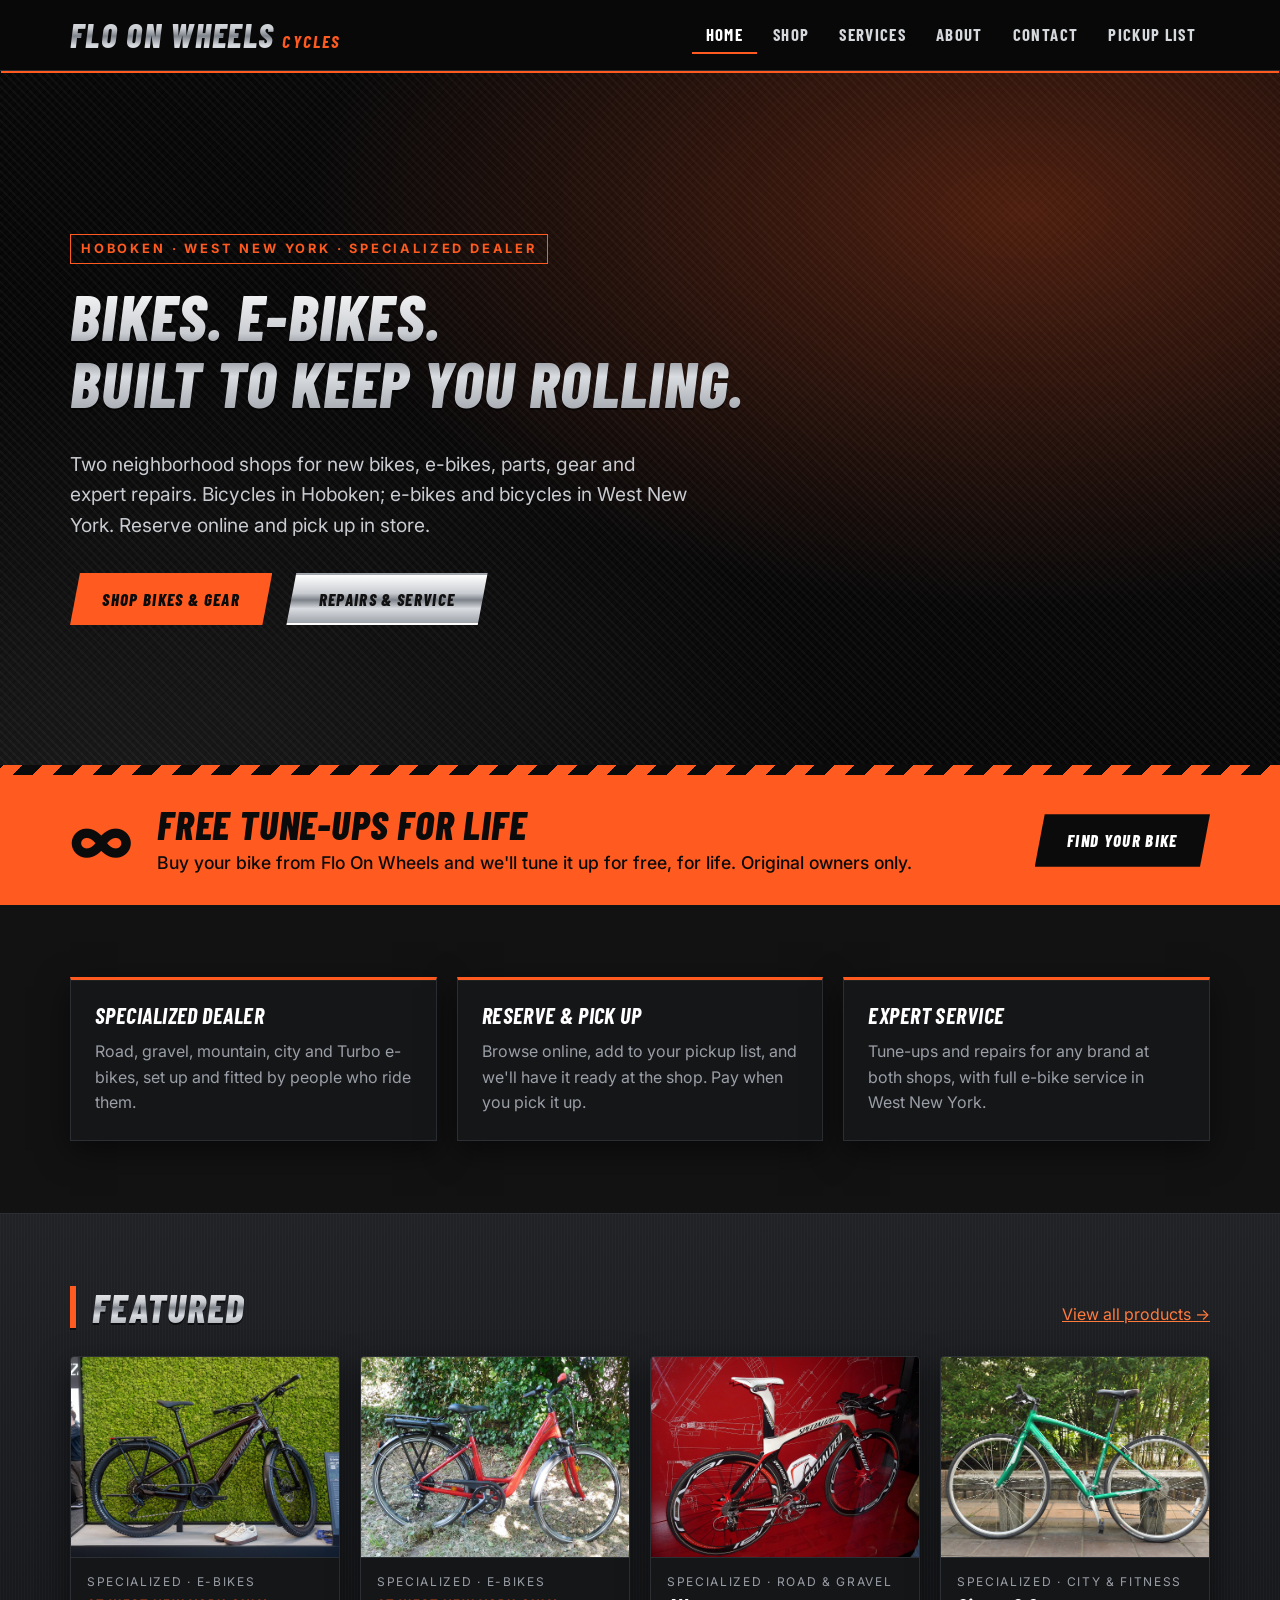
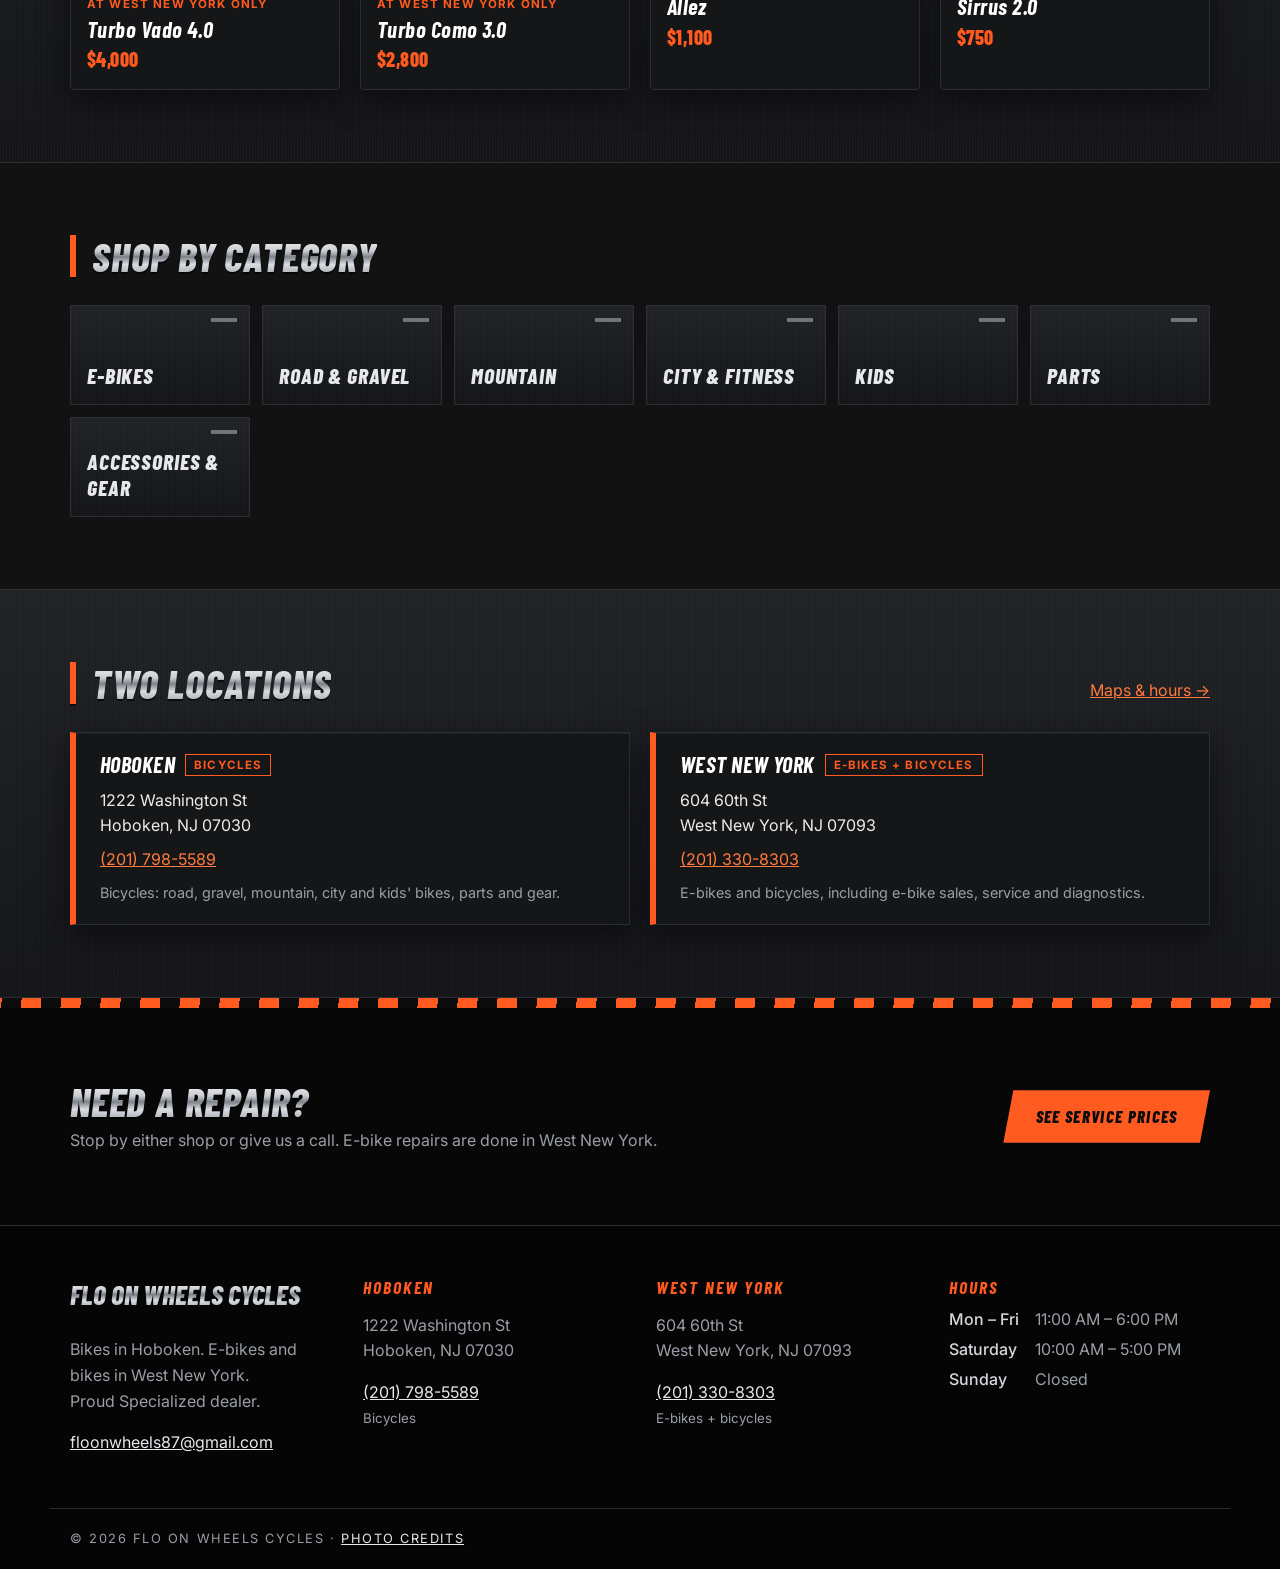
<file: index.html>
<!doctype html>
<html lang="en">
<head>
  <meta charset="utf-8">
  <meta name="viewport" content="width=device-width, initial-scale=1">
  <title>Flo On Wheels Cycles | Bikes, E-Bikes &amp; Repairs in Hoboken &amp; West New York, NJ</title>
  <meta name="description" content="Bike shop in Hoboken and bike &amp; e-bike shop in West New York, NJ. Specialized dealer. Shop bikes, parts and gear, reserve online for in-store pickup, and get expert repairs.">
  <link rel="preconnect" href="https://fonts.googleapis.com">
  <link rel="preconnect" href="https://fonts.gstatic.com" crossorigin>
  <link href="https://fonts.googleapis.com/css2?family=Barlow+Condensed:ital,wght@0,600;0,700;0,800;1,800&family=Inter:wght@400;500;600;700&display=swap" rel="stylesheet">
  <link rel="stylesheet" href="css/styles.css">
</head>
<body data-page="home">
  <header id="site-header"></header>

  <main>
    <section class="hero">
      <div class="container">
        <p class="eyebrow">Hoboken · West New York · Specialized Dealer</p>
        <h1>Bikes. E-Bikes.<br>Built to keep you rolling.</h1>
        <p>Two neighborhood shops for new bikes, e-bikes, parts, gear and expert repairs. Bicycles in Hoboken; e-bikes and bicycles in West New York.
           Reserve online and pick up in store.</p>
        <div class="hero-actions">
          <a class="btn btn-primary" href="shop.html">Shop Bikes &amp; Gear</a>
          <a class="btn btn-ghost" href="services.html">Repairs &amp; Service</a>
        </div>
      </div>
    </section>

    <section class="promo">
      <div class="container promo-inner">
        <div class="promo-mark" aria-hidden="true">∞</div>
        <div class="promo-text">
          <h2>Free Tune-Ups for Life</h2>
          <p>Buy your bike from Flo On Wheels and we'll tune it up for free, for life. Original owners only.</p>
        </div>
        <a class="btn btn-ghost" href="shop.html">Find Your Bike</a>
      </div>
    </section>

    <section class="section">
      <div class="container props">
        <div class="prop">
          <h3>Specialized Dealer</h3>
          <p>Road, gravel, mountain, city and Turbo e-bikes, set up and fitted by people who ride them.</p>
        </div>
        <div class="prop">
          <h3>Reserve &amp; Pick Up</h3>
          <p>Browse online, add to your pickup list, and we'll have it ready at the shop. Pay when you pick it up.</p>
        </div>
        <div class="prop">
          <h3>Expert Service</h3>
          <p>Tune-ups and repairs for any brand at both shops, with full e-bike service in West New York.</p>
        </div>
      </div>
    </section>

    <section class="section section-alt">
      <div class="container">
        <div class="section-head">
          <h2>Featured</h2>
          <a href="shop.html">View all products →</a>
        </div>
        <div class="grid" id="featured"></div>
      </div>
    </section>

    <section class="section">
      <div class="container">
        <div class="section-head"><h2>Shop by Category</h2></div>
        <div class="cat-grid" id="home-categories"></div>
      </div>
    </section>

    <section class="section section-alt">
      <div class="container">
        <div class="section-head"><h2>Two Locations</h2><a href="contact.html">Maps &amp; hours →</a></div>
        <div class="locations" id="home-locations"></div>
      </div>
    </section>

    <section class="section cta-band">
      <div class="container">
        <div>
          <h2>Need a repair?</h2>
          <p>Stop by either shop or give us a call. E-bike repairs are done in West New York.</p>
        </div>
        <a class="btn btn-primary" href="services.html">See Service Prices</a>
      </div>
    </section>
  </main>

  <footer id="site-footer"></footer>
  <script src="js/data.js"></script>
  <script src="js/main.js"></script>
</body>
</html>
</file>
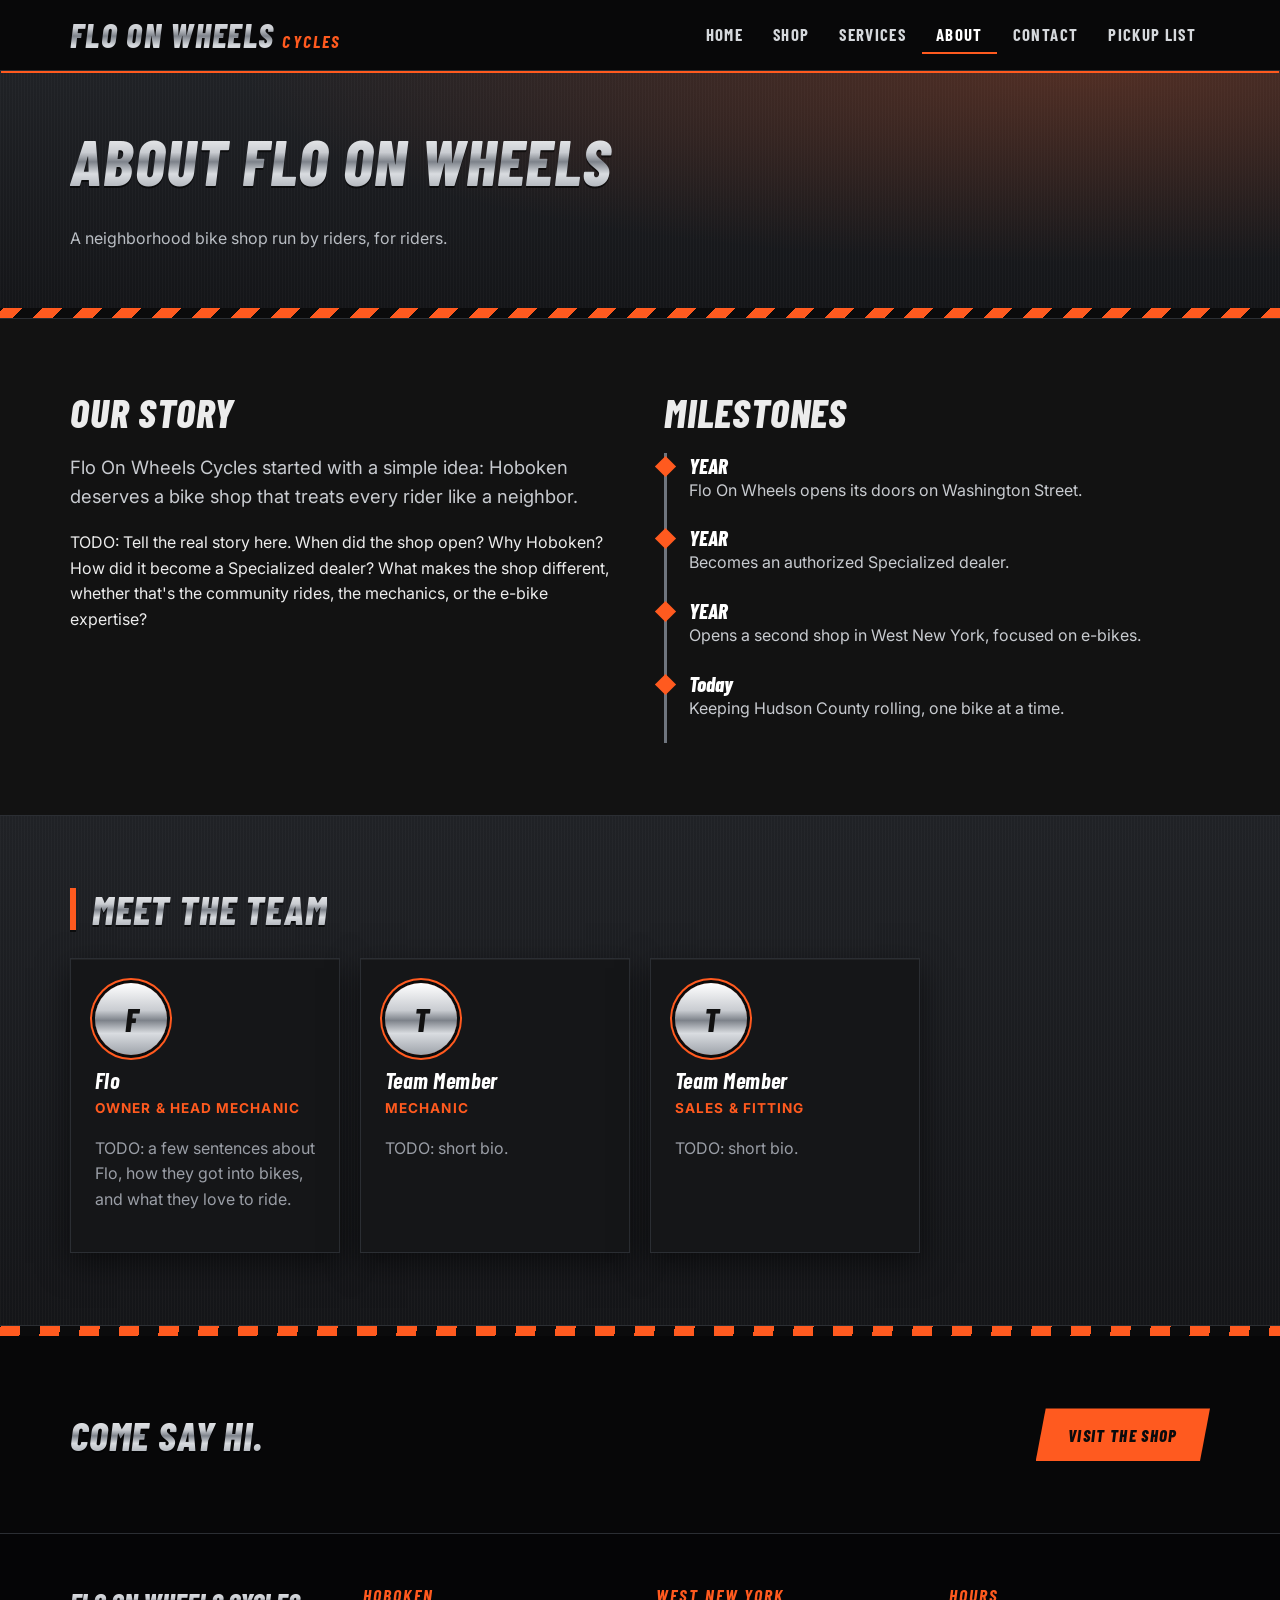
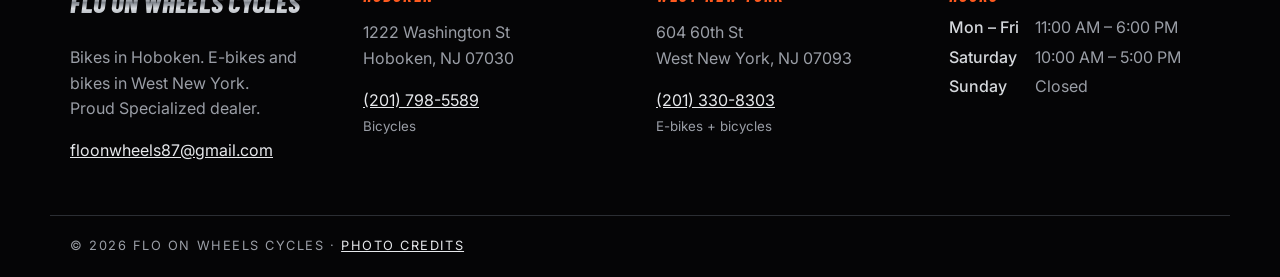
<file: about.html>
<!doctype html>
<html lang="en">
<head>
  <meta charset="utf-8">
  <meta name="viewport" content="width=device-width, initial-scale=1">
  <title>About Us | Flo On Wheels Cycles</title>
  <meta name="description" content="Meet the team at Flo On Wheels Cycles, neighborhood bike and e-bike shops in Hoboken and West New York, NJ.">
  <link rel="preconnect" href="https://fonts.googleapis.com">
  <link rel="preconnect" href="https://fonts.gstatic.com" crossorigin>
  <link href="https://fonts.googleapis.com/css2?family=Barlow+Condensed:ital,wght@0,600;0,700;0,800;1,800&family=Inter:wght@400;500;600;700&display=swap" rel="stylesheet">
  <link rel="stylesheet" href="css/styles.css">
</head>
<body data-page="about">
  <header id="site-header"></header>

  <main>
    <section class="page-hero">
      <div class="container">
        <h1>About Flo On Wheels</h1>
        <p>A neighborhood bike shop run by riders, for riders.</p>
      </div>
    </section>

    <section class="section">
      <div class="container two-col">
        <div>
          <h2>Our Story</h2>
          <!-- TODO: replace with the shop's real history -->
          <p class="lede">Flo On Wheels Cycles started with a simple idea: Hoboken deserves a bike shop that treats every rider like a neighbor.</p>
          <p>TODO: Tell the real story here. When did the shop open? Why Hoboken? How did it become a Specialized dealer?
             What makes the shop different, whether that's the community rides, the mechanics, or the e-bike expertise?</p>
        </div>
        <div>
          <h2>Milestones</h2>
          <!-- TODO: replace with real dates and events -->
          <ol class="timeline">
            <li><strong>YEAR</strong>Flo On Wheels opens its doors on Washington Street.</li>
            <li><strong>YEAR</strong>Becomes an authorized Specialized dealer.</li>
            <li><strong>YEAR</strong>Opens a second shop in West New York, focused on e-bikes.</li>
            <li><strong>Today</strong>Keeping Hudson County rolling, one bike at a time.</li>
          </ol>
        </div>
      </div>
    </section>

    <section class="section section-alt">
      <div class="container">
        <div class="section-head"><h2>Meet the Team</h2></div>
        <div class="team-grid" id="team"></div>
      </div>
    </section>

    <section class="section cta-band">
      <div class="container">
        <h2>Come say hi.</h2>
        <a class="btn btn-primary" href="contact.html">Visit the Shop</a>
      </div>
    </section>
  </main>

  <footer id="site-footer"></footer>
  <script src="js/data.js"></script>
  <script src="js/main.js"></script>
</body>
</html>
</file>
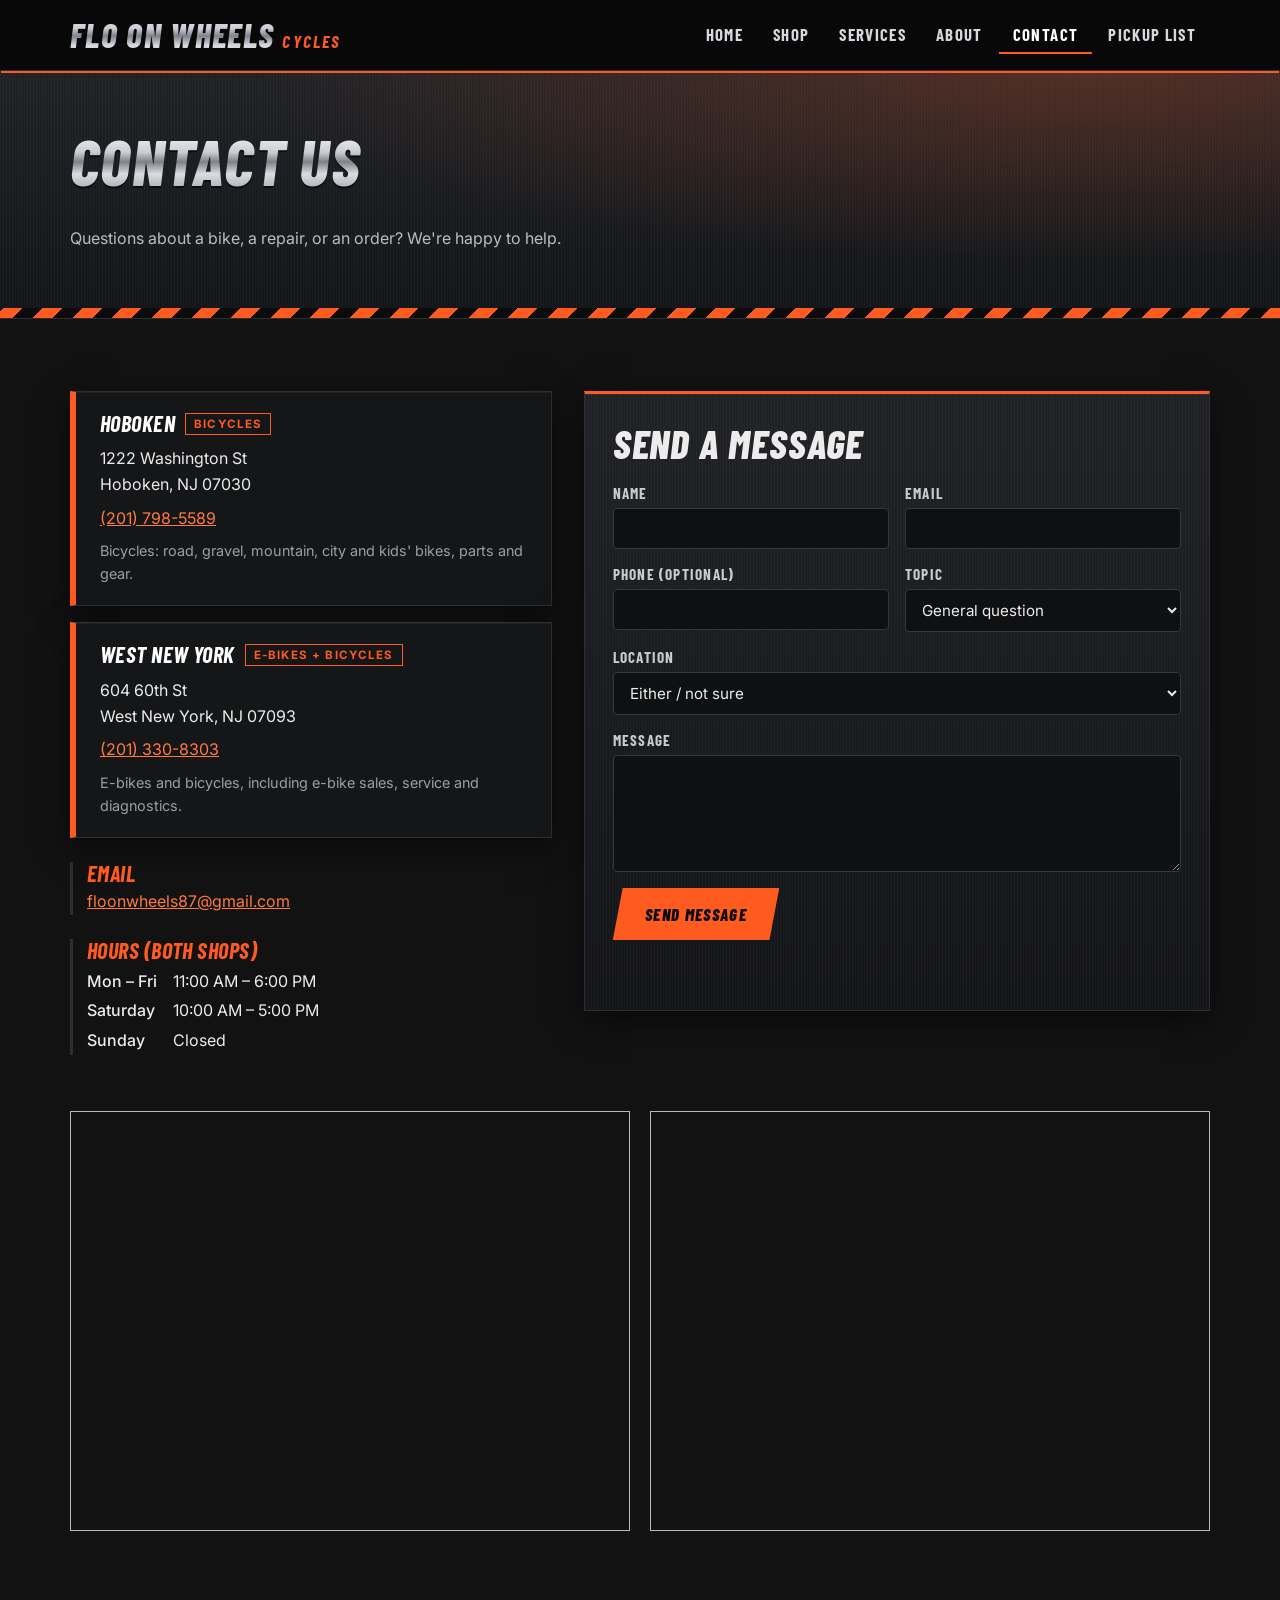
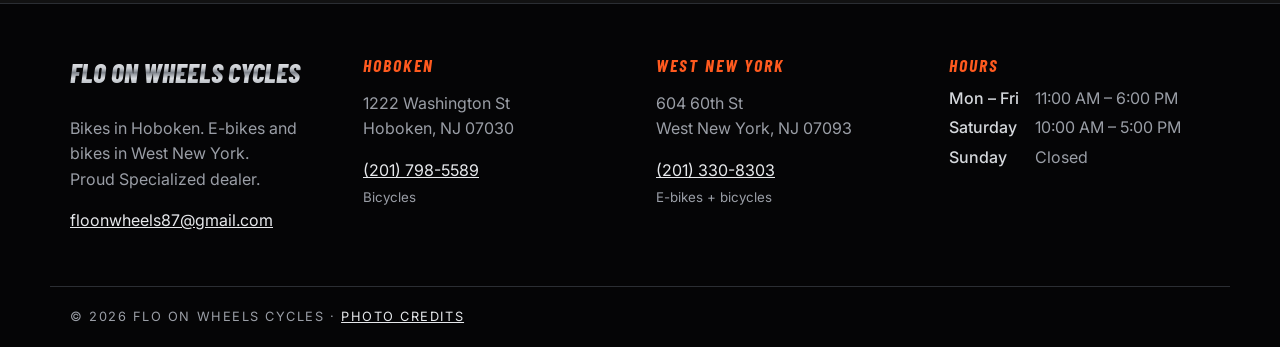
<file: contact.html>
<!doctype html>
<html lang="en">
<head>
  <meta charset="utf-8">
  <meta name="viewport" content="width=device-width, initial-scale=1">
  <title>Contact | Flo On Wheels Cycles</title>
  <meta name="description" content="Contact Flo On Wheels Cycles in Hoboken (1222 Washington St, (201) 798-5589) or West New York (604 60th St, (201) 330-8303), NJ.">
  <link rel="preconnect" href="https://fonts.googleapis.com">
  <link rel="preconnect" href="https://fonts.gstatic.com" crossorigin>
  <link href="https://fonts.googleapis.com/css2?family=Barlow+Condensed:ital,wght@0,600;0,700;0,800;1,800&family=Inter:wght@400;500;600;700&display=swap" rel="stylesheet">
  <link rel="stylesheet" href="css/styles.css">
</head>
<body data-page="contact">
  <header id="site-header"></header>

  <main>
    <section class="page-hero">
      <div class="container">
        <h1>Contact Us</h1>
        <p>Questions about a bike, a repair, or an order? We're happy to help.</p>
      </div>
    </section>

    <section class="section">
      <div class="container contact-grid">
        <div>
          <div class="locations stacked" id="contact-locations"></div>
          <div class="contact-block">
            <h3>Email</h3>
            <p><a href="mailto:floonwheels87@gmail.com">floonwheels87@gmail.com</a></p>
          </div>
          <div class="contact-block">
            <h3>Hours (both shops)</h3>
            <div id="contact-hours"></div>
          </div>
        </div>

        <form id="contact-form" class="panel">
          <h2>Send a Message</h2>
          <div class="form-grid">
            <label>Name <input name="name" required autocomplete="name"></label>
            <label>Email <input name="email" type="email" required autocomplete="email"></label>
            <label>Phone (optional) <input name="phone" type="tel" autocomplete="tel"></label>
            <label>Topic
              <select name="topic">
                <option>General question</option>
                <option>Bike or product question</option>
                <option>Repair / service</option>
                <option>Existing pickup order</option>
              </select>
            </label>
            <label class="full">Location
              <select name="location" id="contact-location"></select>
            </label>
            <label class="full">Message <textarea name="message" rows="5" required></textarea></label>
          </div>
          <p><button class="btn btn-primary" type="submit">Send Message</button></p>
          <p class="form-note" id="contact-msg" role="status"></p>
        </form>
      </div>

      <div class="container">
        <div class="maps" id="contact-maps"></div>
      </div>
    </section>
  </main>

  <footer id="site-footer"></footer>
  <script src="js/data.js"></script>
  <script src="js/main.js"></script>
</body>
</html>
</file>
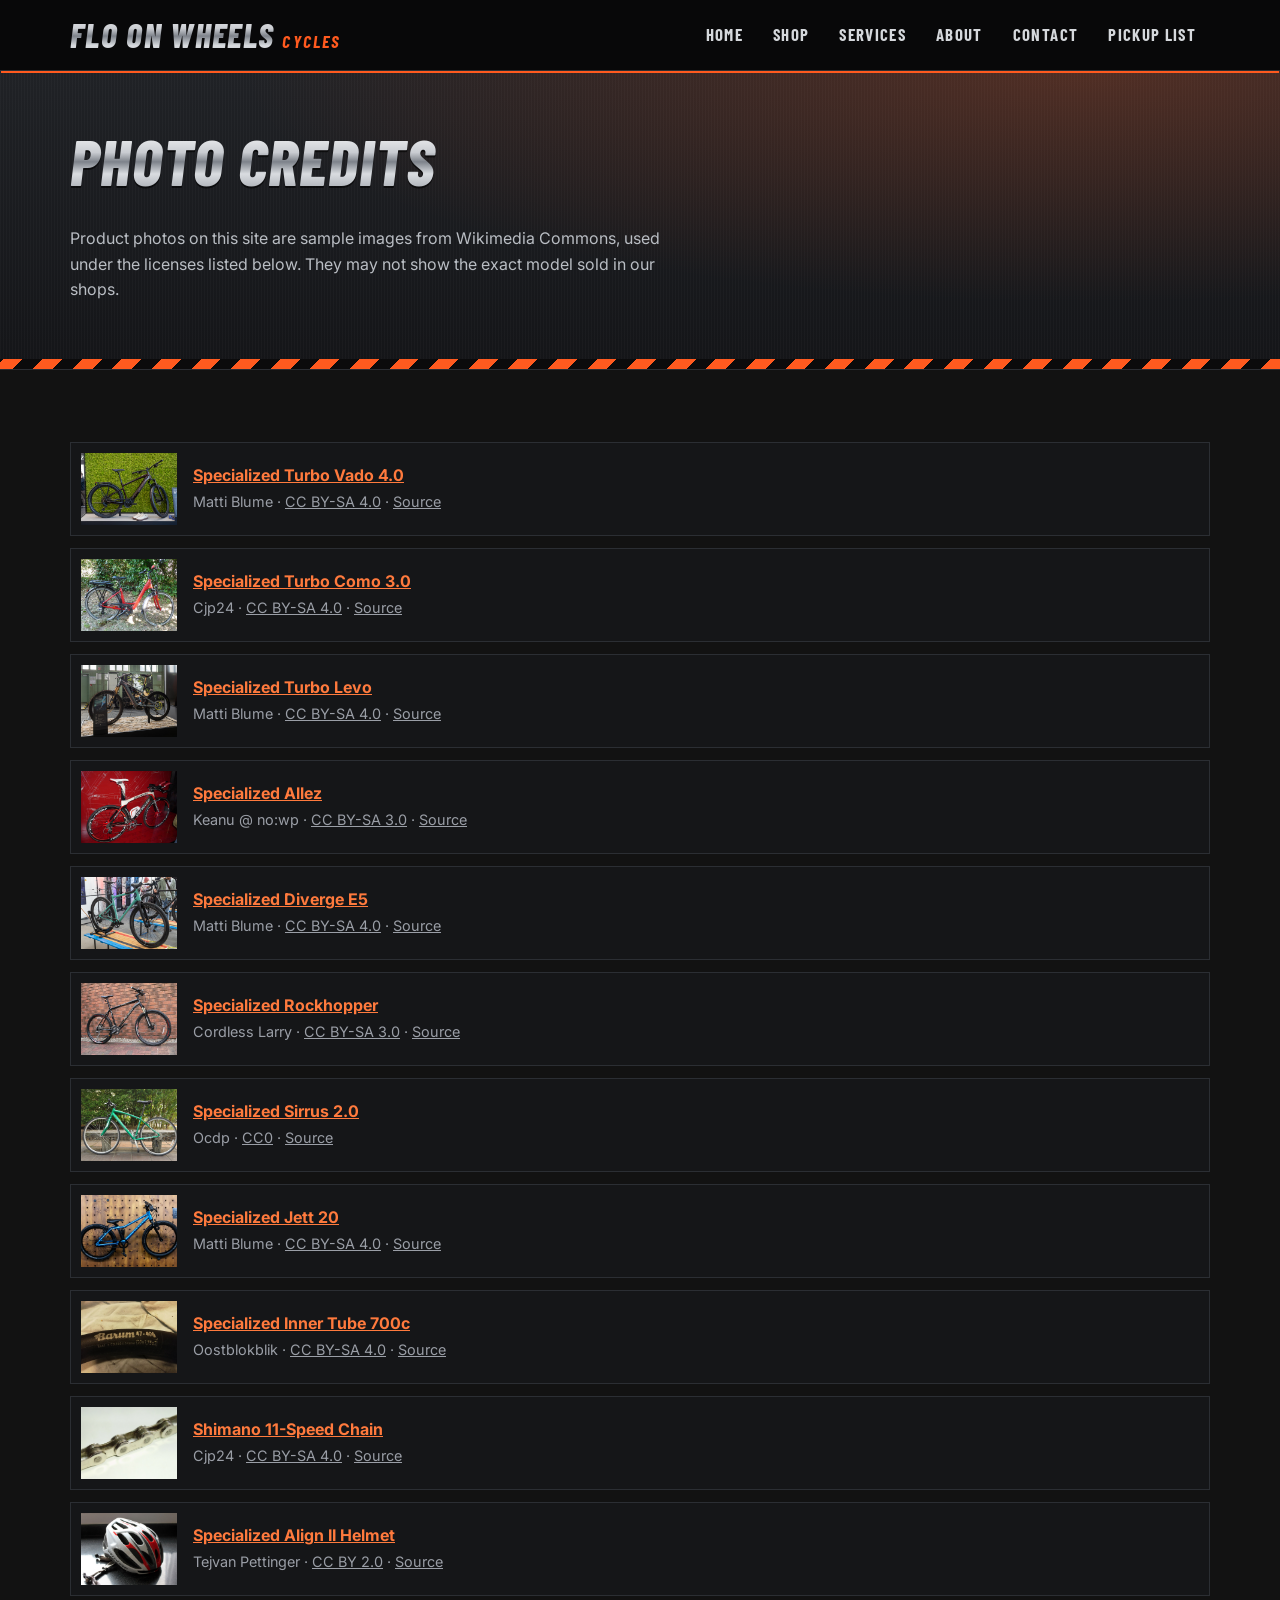
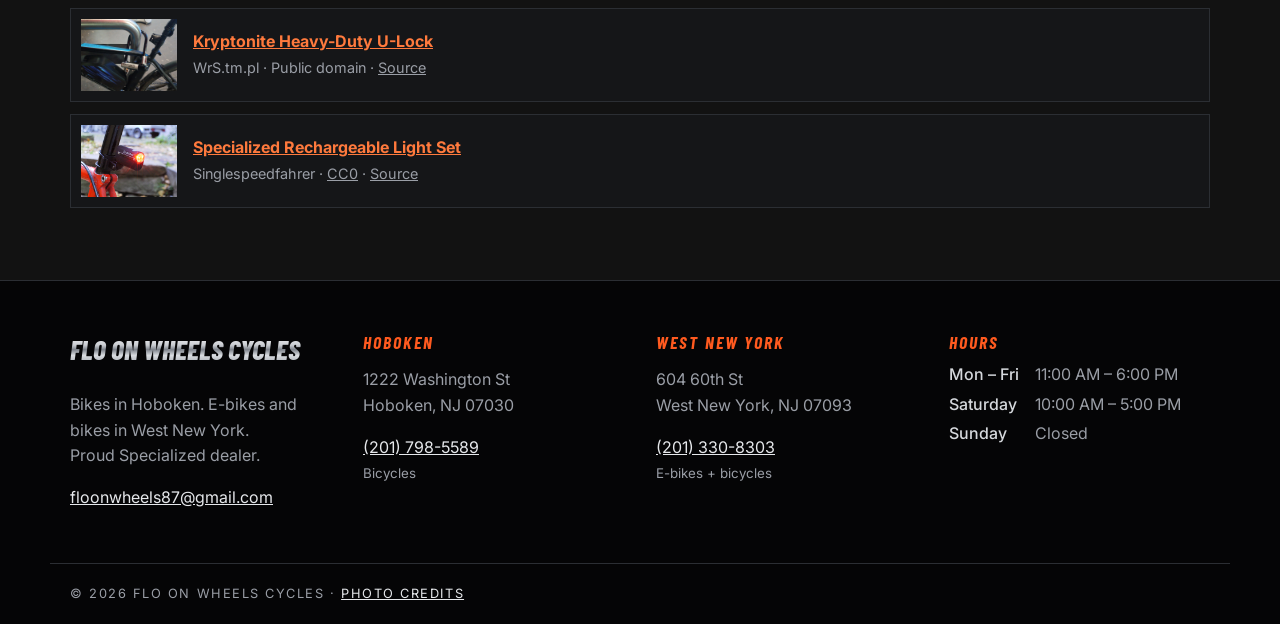
<file: credits.html>
<!doctype html>
<html lang="en">
<head>
  <meta charset="utf-8">
  <meta name="viewport" content="width=device-width, initial-scale=1">
  <title>Photo Credits | Flo On Wheels Cycles</title>
  <link rel="preconnect" href="https://fonts.googleapis.com">
  <link rel="preconnect" href="https://fonts.gstatic.com" crossorigin>
  <link href="https://fonts.googleapis.com/css2?family=Barlow+Condensed:ital,wght@0,600;0,700;0,800;1,800&family=Inter:wght@400;500;600;700&display=swap" rel="stylesheet">
  <link rel="stylesheet" href="css/styles.css">
</head>
<body data-page="credits">
  <header id="site-header"></header>

  <main>
    <section class="page-hero">
      <div class="container">
        <h1>Photo Credits</h1>
        <p>Product photos on this site are sample images from Wikimedia Commons, used under the licenses listed below.
           They may not show the exact model sold in our shops.</p>
      </div>
    </section>

    <section class="section">
      <div class="container">
        <ul class="credit-list" id="credit-list"></ul>
      </div>
    </section>
  </main>

  <footer id="site-footer"></footer>
  <script src="js/data.js"></script>
  <script src="js/main.js"></script>
</body>
</html>
</file>
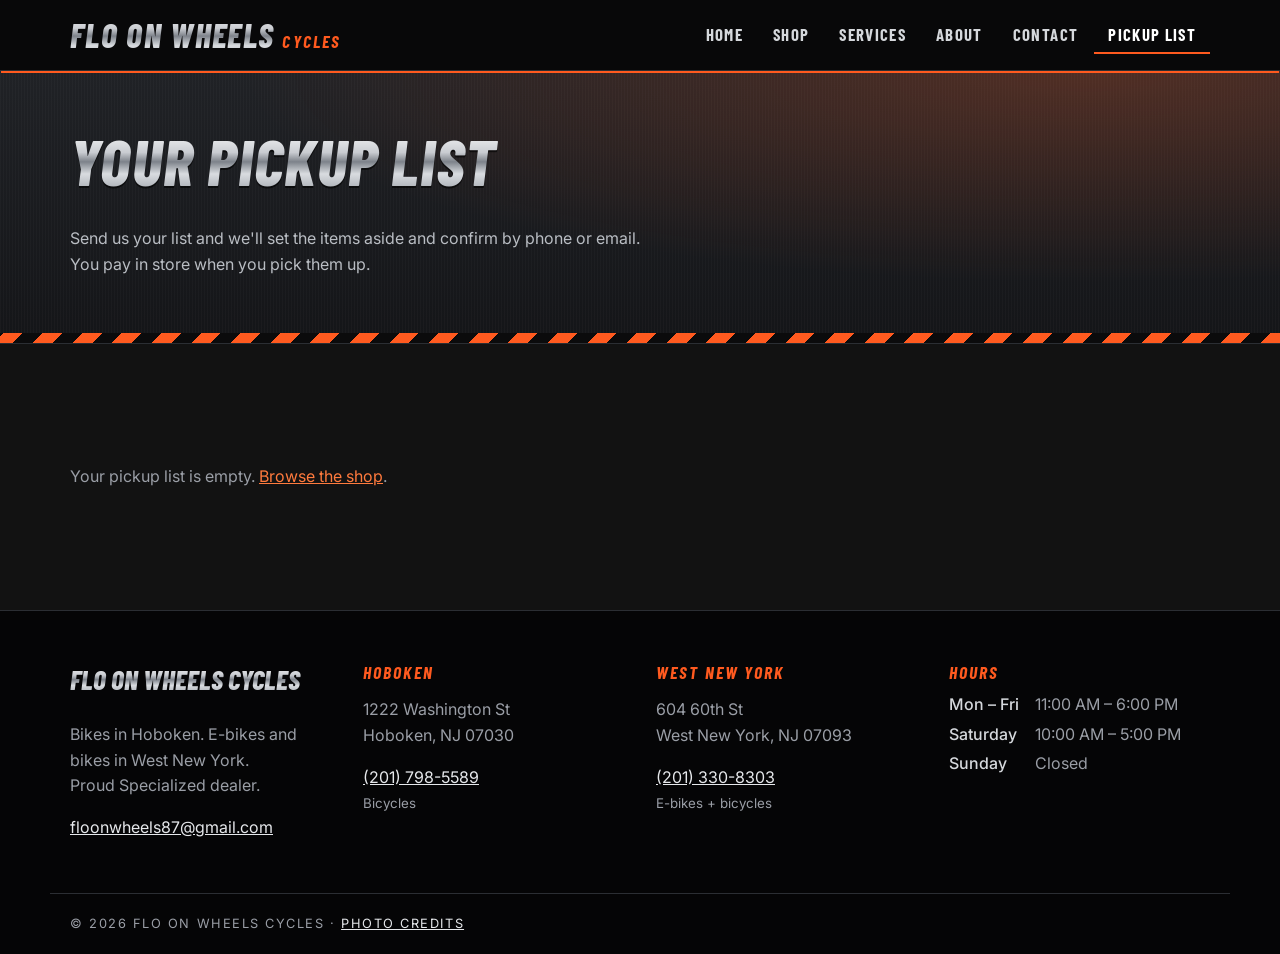
<file: pickup.html>
<!doctype html>
<html lang="en">
<head>
  <meta charset="utf-8">
  <meta name="viewport" content="width=device-width, initial-scale=1">
  <title>Pickup List | Flo On Wheels Cycles</title>
  <meta name="robots" content="noindex">
  <link rel="preconnect" href="https://fonts.googleapis.com">
  <link rel="preconnect" href="https://fonts.gstatic.com" crossorigin>
  <link href="https://fonts.googleapis.com/css2?family=Barlow+Condensed:ital,wght@0,600;0,700;0,800;1,800&family=Inter:wght@400;500;600;700&display=swap" rel="stylesheet">
  <link rel="stylesheet" href="css/styles.css">
</head>
<body data-page="pickup">
  <header id="site-header"></header>

  <main>
    <section class="page-hero">
      <div class="container">
        <h1>Your Pickup List</h1>
        <p>Send us your list and we'll set the items aside and confirm by phone or email. You pay in store when you pick them up.</p>
      </div>
    </section>

    <section class="section">
      <div class="container">
        <div class="table-wrap" id="pickup-items"></div>

        <form id="pickup-form" class="panel" style="margin-top: 32px" hidden>
          <h2>Request Pickup</h2>
          <div class="form-grid">
            <label class="full">Pickup location
              <select name="location" id="pickup-location" required></select>
              <small id="pickup-location-note" class="fine" hidden>E-bikes are only available at our West New York shop.</small>
            </label>
            <label>Name <input name="name" required autocomplete="name"></label>
            <label>Phone <input name="phone" type="tel" required autocomplete="tel"></label>
            <label>Email <input name="email" type="email" required autocomplete="email"></label>
            <label>Preferred pickup date <input name="date" type="date"></label>
            <label class="full">Notes (optional) <textarea name="notes" rows="3" placeholder="Questions about sizing, color, accessories…"></textarea></label>
          </div>
          <p><button class="btn btn-primary" type="submit">Send Pickup Request</button></p>
          <p class="form-note" id="pickup-msg" role="status"></p>
          <p class="fine">Prices shown are estimates before tax. We'll confirm availability and final price before you come in.</p>
        </form>
      </div>
    </section>
  </main>

  <footer id="site-footer"></footer>
  <script src="js/data.js"></script>
  <script src="js/main.js"></script>
</body>
</html>
</file>
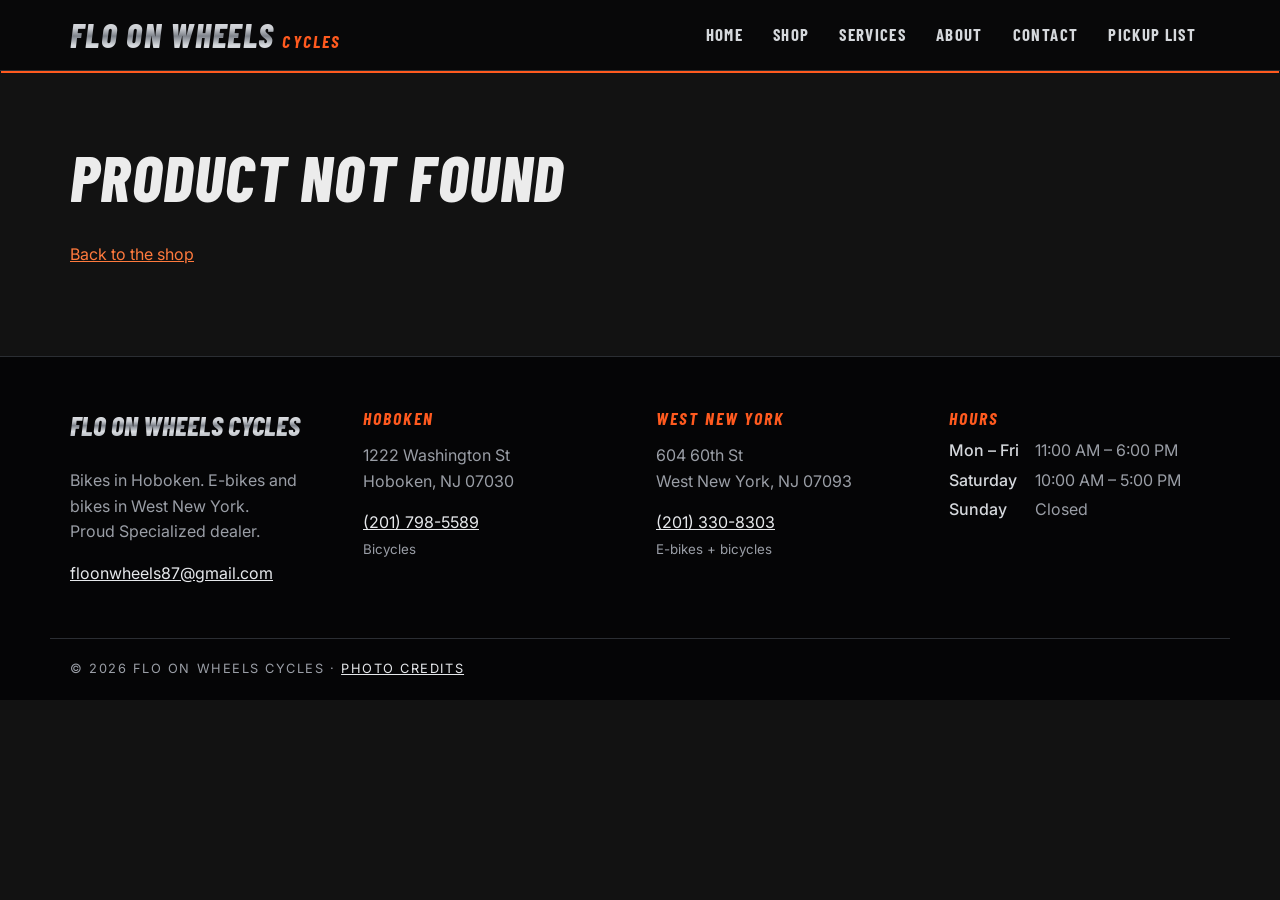
<file: product.html>
<!doctype html>
<html lang="en">
<head>
  <meta charset="utf-8">
  <meta name="viewport" content="width=device-width, initial-scale=1">
  <title>Product | Flo On Wheels Cycles</title>
  <link rel="preconnect" href="https://fonts.googleapis.com">
  <link rel="preconnect" href="https://fonts.gstatic.com" crossorigin>
  <link href="https://fonts.googleapis.com/css2?family=Barlow+Condensed:ital,wght@0,600;0,700;0,800;1,800&family=Inter:wght@400;500;600;700&display=swap" rel="stylesheet">
  <link rel="stylesheet" href="css/styles.css">
</head>
<body data-page="product">
  <header id="site-header"></header>

  <main class="section">
    <div class="container" id="product"></div>
  </main>

  <footer id="site-footer"></footer>
  <script src="js/data.js"></script>
  <script src="js/main.js"></script>
</body>
</html>
</file>
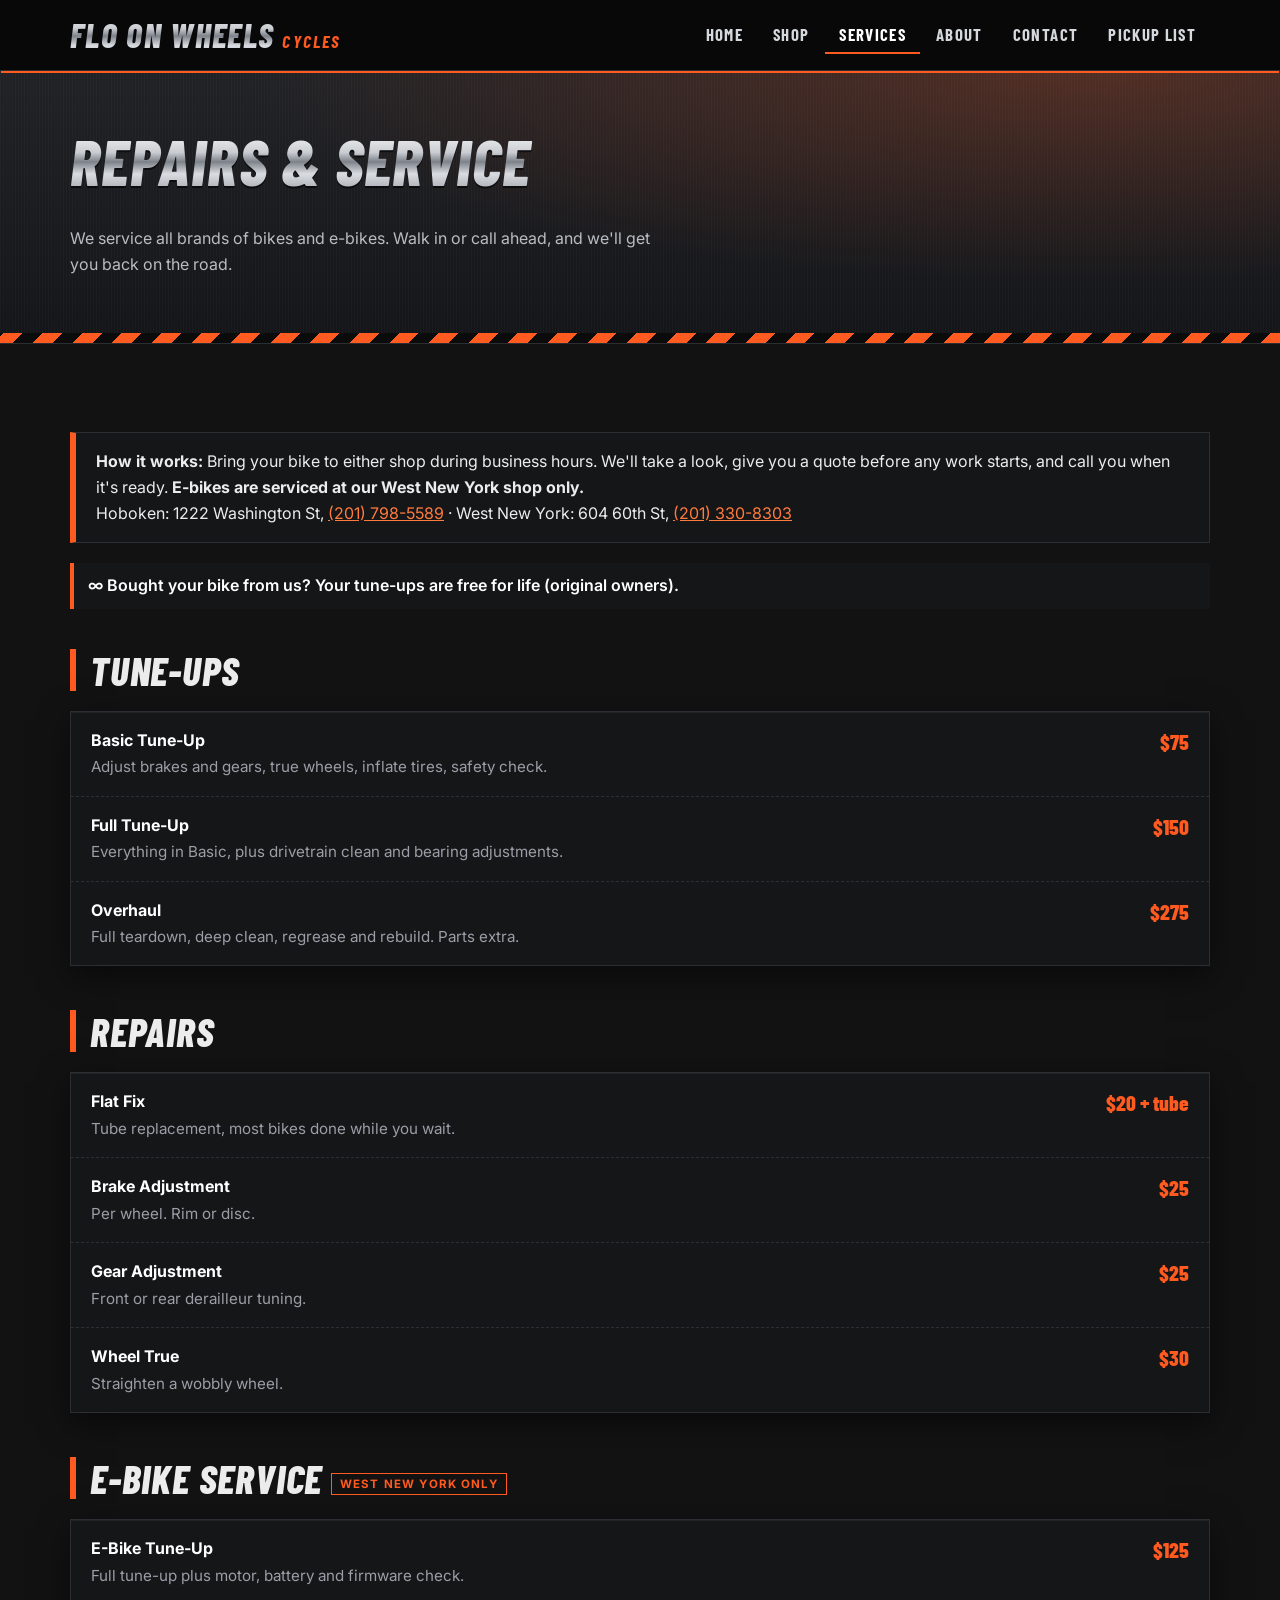
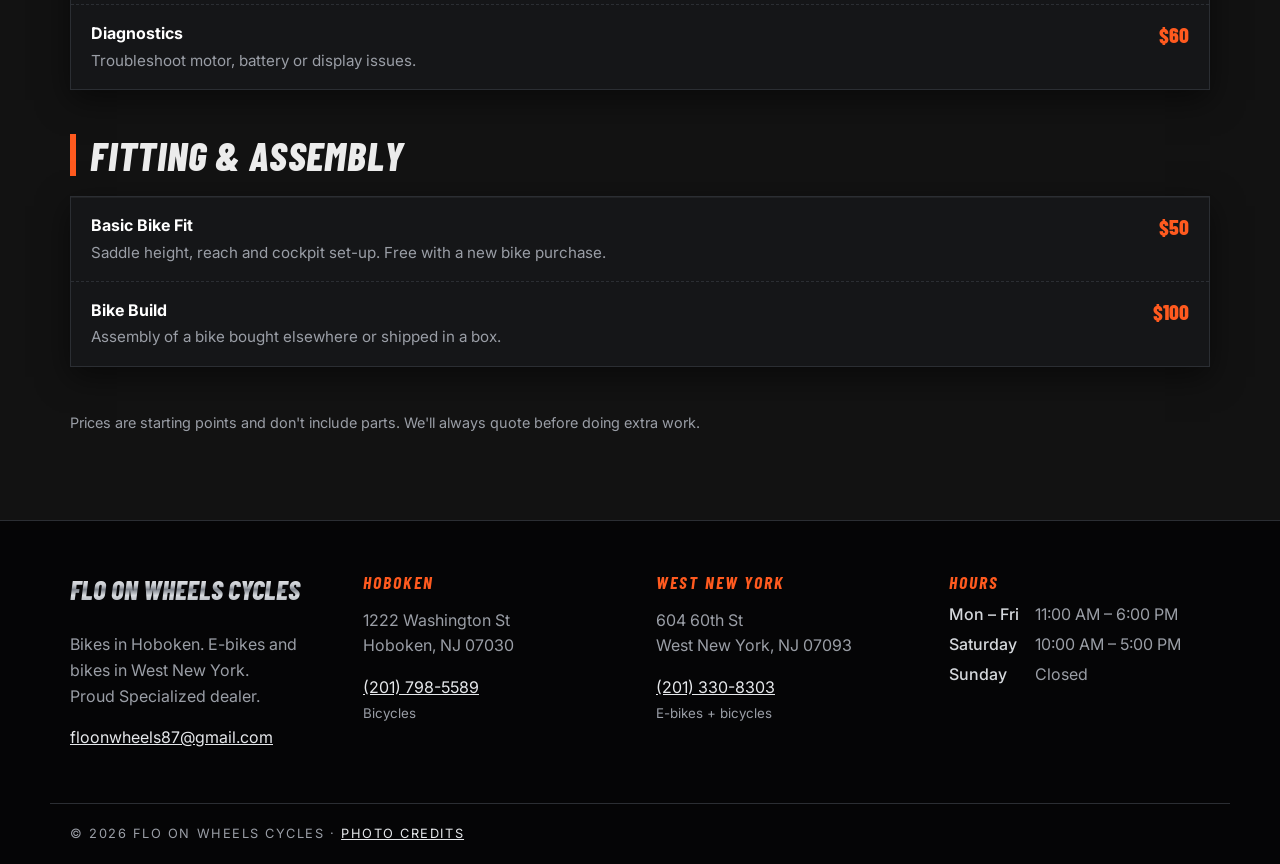
<file: services.html>
<!doctype html>
<html lang="en">
<head>
  <meta charset="utf-8">
  <meta name="viewport" content="width=device-width, initial-scale=1">
  <title>Repairs &amp; Service | Flo On Wheels Cycles</title>
  <meta name="description" content="Bike repair in Hoboken and West New York, NJ, plus e-bike repair in West New York. Tune-ups, flat fixes, e-bike diagnostics, bike fitting and assembly at Flo On Wheels Cycles.">
  <link rel="preconnect" href="https://fonts.googleapis.com">
  <link rel="preconnect" href="https://fonts.gstatic.com" crossorigin>
  <link href="https://fonts.googleapis.com/css2?family=Barlow+Condensed:ital,wght@0,600;0,700;0,800;1,800&family=Inter:wght@400;500;600;700&display=swap" rel="stylesheet">
  <link rel="stylesheet" href="css/styles.css">
</head>
<body data-page="services">
  <header id="site-header"></header>

  <main>
    <section class="page-hero">
      <div class="container">
        <h1>Repairs &amp; Service</h1>
        <p>We service all brands of bikes and e-bikes. Walk in or call ahead, and we'll get you back on the road.</p>
      </div>
    </section>

    <section class="section">
      <div class="container">
        <p class="callout">
          <strong>How it works:</strong> Bring your bike to either shop during business hours.
          We'll take a look, give you a quote before any work starts, and call you when it's ready.
          <strong>E-bikes are serviced at our West New York shop only.</strong><br>
          Hoboken: 1222 Washington St, <a href="tel:+12017985589">(201) 798-5589</a> ·
          West New York: 604 60th St, <a href="tel:+12013308303">(201) 330-8303</a>
        </p>
        <p class="perk" style="margin-top: 20px">∞ Bought your bike from us? Your tune-ups are free for life (original owners).</p>
        <div id="service-list" style="margin-top: 40px"></div>
        <p class="fine">Prices are starting points and don't include parts. We'll always quote before doing extra work.</p>
      </div>
    </section>
  </main>

  <footer id="site-footer"></footer>
  <script src="js/data.js"></script>
  <script src="js/main.js"></script>
</body>
</html>
</file>
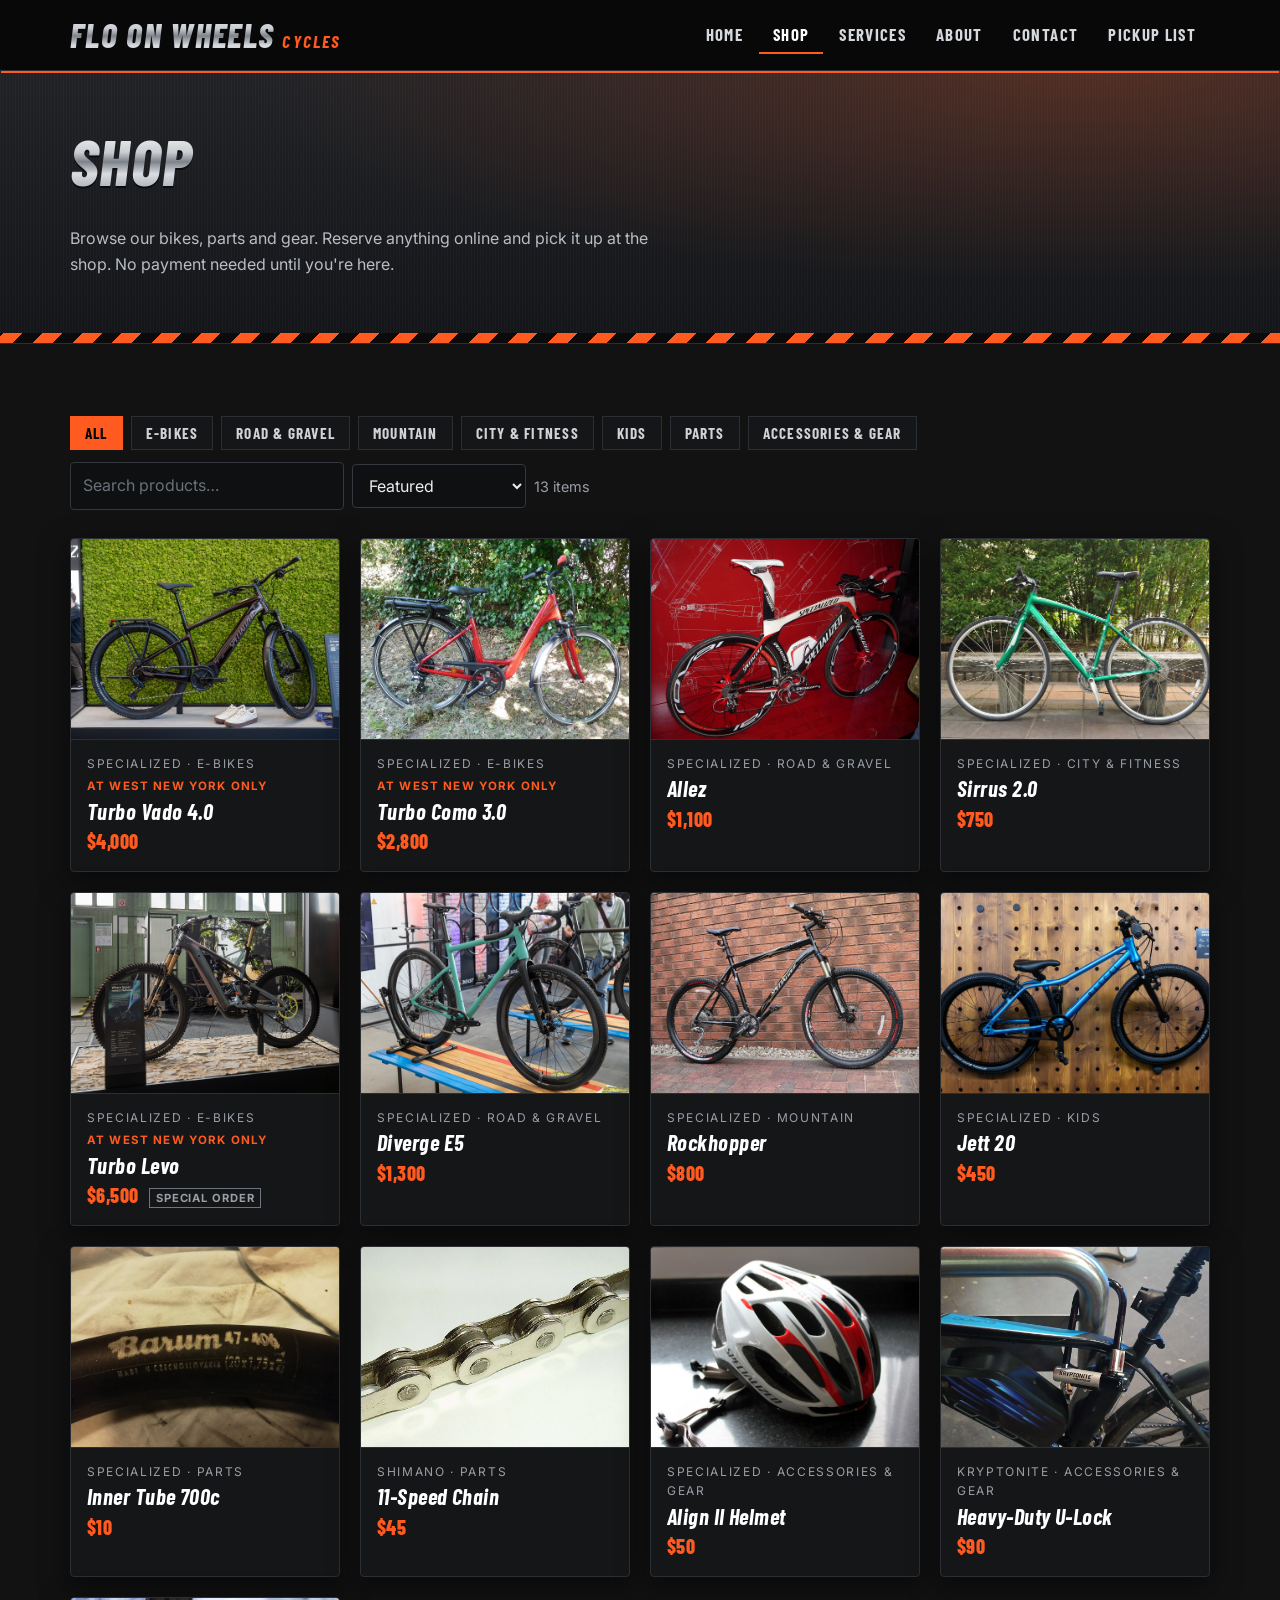
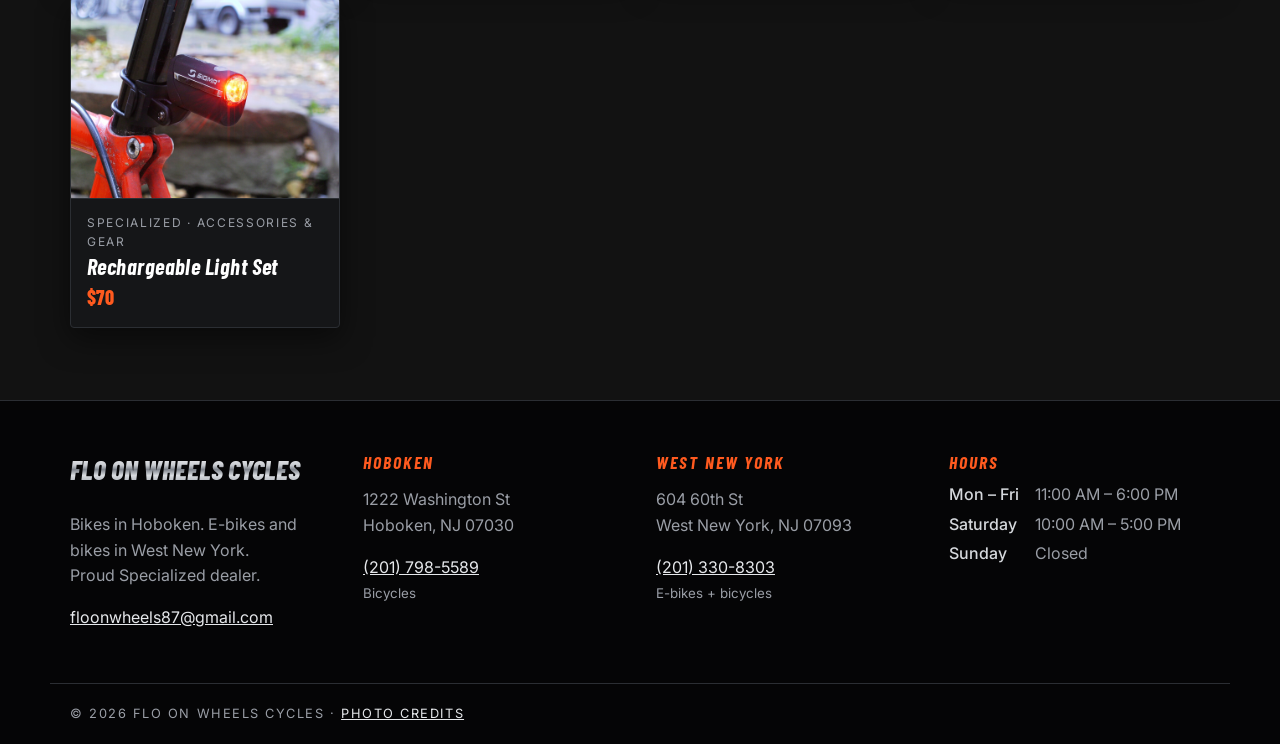
<file: shop.html>
<!doctype html>
<html lang="en">
<head>
  <meta charset="utf-8">
  <meta name="viewport" content="width=device-width, initial-scale=1">
  <title>Shop | Flo On Wheels Cycles</title>
  <meta name="description" content="Browse Specialized bikes, e-bikes, parts and accessories at Flo On Wheels Cycles in Hoboken and West New York, NJ. Reserve online for in-store pickup.">
  <link rel="preconnect" href="https://fonts.googleapis.com">
  <link rel="preconnect" href="https://fonts.gstatic.com" crossorigin>
  <link href="https://fonts.googleapis.com/css2?family=Barlow+Condensed:ital,wght@0,600;0,700;0,800;1,800&family=Inter:wght@400;500;600;700&display=swap" rel="stylesheet">
  <link rel="stylesheet" href="css/styles.css">
</head>
<body data-page="shop">
  <header id="site-header"></header>

  <main>
    <section class="page-hero">
      <div class="container">
        <h1>Shop</h1>
        <p>Browse our bikes, parts and gear. Reserve anything online and pick it up at the shop. No payment needed until you're here.</p>
      </div>
    </section>

    <section class="section">
      <div class="container">
        <div class="toolbar">
          <div class="chips" id="category-filters" role="group" aria-label="Filter by category"></div>
          <div class="toolbar-right">
            <label class="sr-only" for="search">Search products</label>
            <input id="search" type="search" placeholder="Search products…">
            <label class="sr-only" for="sort">Sort</label>
            <select id="sort">
              <option value="featured">Featured</option>
              <option value="price-asc">Price: low to high</option>
              <option value="price-desc">Price: high to low</option>
            </select>
            <span id="result-count" aria-live="polite"></span>
          </div>
        </div>
        <div class="grid" id="product-grid"></div>
      </div>
    </section>
  </main>

  <footer id="site-footer"></footer>
  <script src="js/data.js"></script>
  <script src="js/main.js"></script>
</body>
</html>
</file>
<file: css/styles.css>
/* Theme: black steel + chrome, with a hot orange accent */
:root {
  color-scheme: dark;
  --ink: #ececec;
  --muted: #9a9ea6;
  --bg: #0b0b0c;
  --surface: #151618;
  --surface-2: #1d1f22;
  --line: #2b2e33;
  --steel: #6f757e;
  --chrome: linear-gradient(180deg, #ffffff 0%, #c9ccd1 38%, #7d828a 52%, #d9dce0 70%, #9ea3aa 100%);
  --brushed: repeating-linear-gradient(90deg, rgba(255,255,255,0.025) 0 1px, transparent 1px 3px),
             linear-gradient(180deg, #202226, #141518);
  --carbon: repeating-linear-gradient(45deg, rgba(255,255,255,0.03) 0 2px, transparent 2px 6px),
            repeating-linear-gradient(-45deg, rgba(0,0,0,0.35) 0 2px, transparent 2px 6px);
  --hazard: repeating-linear-gradient(-45deg, var(--accent) 0 14px, #0b0b0c 14px 28px);
  --accent: #ff5a1f;       /* exhaust orange */
  --accent-hot: #ff7a3d;
  --radius: 4px;
  --shadow: 0 1px 0 rgba(255,255,255,0.05) inset, 0 10px 30px rgba(0,0,0,0.5);
  --font-head: "Barlow Condensed", "Arial Narrow", Arial, sans-serif;
  --font-body: "Inter", system-ui, -apple-system, "Segoe UI", Roboto, sans-serif;
}

*, *::before, *::after { box-sizing: border-box; }
html { scroll-behavior: smooth; }
body {
  margin: 0;
  font-family: var(--font-body);
  font-size: 16px;
  line-height: 1.6;
  color: var(--ink);
  background: var(--bg) var(--carbon);
}
img { max-width: 100%; display: block; }
a { color: var(--accent-hot); }
a:hover { color: #fff; }
h1, h2, h3 { font-family: var(--font-head); line-height: 1.05; letter-spacing: 0.02em; margin: 0 0 0.5em; font-style: italic; }
h1 { font-size: clamp(2.4rem, 6vw, 4rem); text-transform: uppercase; font-weight: 800; }
h2 { font-size: clamp(1.8rem, 3.8vw, 2.5rem); text-transform: uppercase; font-weight: 800; }
h3 { font-size: 1.4rem; font-weight: 700; }
[hidden] { display: none !important; }
.sr-only { position: absolute; width: 1px; height: 1px; overflow: hidden; clip: rect(0 0 0 0); }
::selection { background: var(--accent); color: #000; }

/* Chrome text for big headings */
.hero h1, .page-hero h1, .section-head h2, .cta-band h2 {
  background: var(--chrome);
  -webkit-background-clip: text;
  background-clip: text;
  color: transparent;
  filter: drop-shadow(0 2px 0 rgba(0, 0, 0, 0.6));
}

.container { width: 100%; max-width: 1180px; margin: 0 auto; padding-inline: 20px; }
.section { padding-block: 72px; }
.section-alt { background: var(--brushed); border-block: 1px solid var(--line); }
.section-head { display: flex; justify-content: space-between; align-items: end; gap: 16px; flex-wrap: wrap; margin-bottom: 28px; }
.section-head h2 { margin: 0; padding-left: 16px; border-left: 6px solid var(--accent); }
.lede { font-size: 1.15rem; color: #c8cbd0; max-width: 60ch; }

/* Buttons */
.btn {
  display: inline-block;
  font: 800 1.05rem var(--font-head);
  text-transform: uppercase;
  letter-spacing: 0.08em;
  font-style: italic;
  padding: 0.85em 1.8em;
  border: 2px solid transparent;
  cursor: pointer;
  text-decoration: none;
  clip-path: polygon(10px 0, 100% 0, calc(100% - 10px) 100%, 0 100%);
  transition: background 0.15s, color 0.15s, transform 0.15s;
}
.btn:hover { transform: translateY(-1px); }
.btn-primary { background: var(--accent); color: #0b0b0c; }
.btn-primary:hover { background: var(--accent-hot); color: #0b0b0c; }
.btn-ghost { background: var(--chrome); color: #111; }
.btn-ghost:hover { color: #000; filter: brightness(1.1); }
.link-btn { background: none; border: 0; color: var(--accent-hot); cursor: pointer; text-decoration: underline; font: inherit; padding: 0; }

/* Header */
#site-header {
  position: sticky;
  top: 0;
  z-index: 50;
  background: rgba(8, 8, 9, 0.92);
  backdrop-filter: blur(8px);
  border-bottom: 1px solid var(--line);
  box-shadow: 0 3px 0 -1px var(--accent);
}
.header-inner { display: flex; align-items: center; justify-content: space-between; min-height: 70px; gap: 16px; }
.logo { display: flex; align-items: baseline; gap: 8px; color: #fff; text-decoration: none; font-family: var(--font-head); font-style: italic; }
.logo-mark {
  font-size: 2.1rem; font-weight: 800; letter-spacing: 0.04em; text-transform: uppercase; white-space: nowrap;
  background: var(--chrome); -webkit-background-clip: text; background-clip: text; color: transparent;
}
.logo-text { font-size: 1.1rem; font-weight: 700; text-transform: uppercase; letter-spacing: 0.12em; color: var(--accent); }
.main-nav { display: flex; gap: 2px; align-items: center; }
.main-nav a {
  color: #d5d8dc;
  text-decoration: none;
  padding: 8px 14px;
  font: 700 1.05rem var(--font-head);
  text-transform: uppercase;
  letter-spacing: 0.08em;
  border-bottom: 2px solid transparent;
}
.main-nav a:hover { color: #fff; border-bottom-color: var(--steel); }
.main-nav a[aria-current="page"] { color: #fff; border-bottom-color: var(--accent); }
.pickup-link { display: inline-flex; align-items: center; gap: 6px; }
.badge { background: var(--accent); color: #000; font-size: 0.75rem; font-weight: 800; padding: 1px 7px; font-family: var(--font-body); }
.nav-toggle { display: none; background: none; border: 1px solid var(--steel); color: #fff; padding: 6px 12px; font: 700 1rem var(--font-head); text-transform: uppercase; letter-spacing: 0.08em; cursor: pointer; }

@media (max-width: 820px) {
  .logo-mark { font-size: 1.6rem; }
  .nav-toggle { display: block; }
  .main-nav { display: none; position: absolute; top: 70px; left: 0; right: 0; background: #0b0b0c; border-bottom: 3px solid var(--accent); flex-direction: column; align-items: stretch; padding: 8px 20px 16px; }
  .nav-open .main-nav { display: flex; }
}

/* Hero */
.hero {
  position: relative;
  background:
    radial-gradient(ellipse at 80% 20%, rgba(255, 90, 31, 0.28), transparent 50%),
    radial-gradient(ellipse at 10% 110%, rgba(255, 255, 255, 0.08), transparent 45%),
    var(--carbon),
    #09090a;
  color: #fff;
  padding-block: clamp(80px, 13vw, 150px);
  overflow: hidden;
}
.hero::after, .page-hero::after {
  content: "";
  position: absolute; left: 0; right: 0; bottom: 0;
  height: 10px;
  background: var(--hazard);
}
.hero p { font-size: 1.2rem; max-width: 52ch; color: #c8cbd0; }
.hero .eyebrow {
  display: inline-block;
  text-transform: uppercase; letter-spacing: 0.22em; font-size: 0.8rem; font-weight: 700;
  color: var(--accent); border: 1px solid var(--accent); padding: 4px 10px; margin-bottom: 18px; max-width: none;
}
.hero-actions { display: flex; gap: 14px; flex-wrap: wrap; margin-top: 32px; }
.page-hero {
  position: relative;
  background: radial-gradient(ellipse at 85% 0%, rgba(255, 90, 31, 0.22), transparent 55%), var(--brushed);
  color: #fff;
  padding-block: 56px 66px;
  border-bottom: 1px solid var(--line);
}
.page-hero p { color: #b9bdc3; max-width: 60ch; margin: 0; }

/* Value props */
.props { display: grid; grid-template-columns: repeat(auto-fit, minmax(220px, 1fr)); gap: 20px; }
.prop { background: var(--surface); border: 1px solid var(--line); border-top: 3px solid var(--accent); padding: 24px; box-shadow: var(--shadow); }
.prop h3 { color: #fff; text-transform: uppercase; }
.prop p { color: var(--muted); margin: 0; }

/* Category tiles */
.cat-grid { display: grid; grid-template-columns: repeat(auto-fill, minmax(165px, 1fr)); gap: 12px; }
.cat-tile {
  position: relative;
  display: flex; align-items: end;
  min-height: 100px; padding: 16px;
  background: var(--brushed); border: 1px solid var(--line);
  font: italic 800 1.35rem var(--font-head); text-transform: uppercase; letter-spacing: 0.04em;
  color: #e6e8eb; text-decoration: none;
  transition: border-color 0.15s, transform 0.15s, color 0.15s;
}
.cat-tile::before {
  content: ""; position: absolute; top: 12px; right: 12px; width: 26px; height: 4px; background: var(--steel);
  transition: background 0.15s, width 0.15s;
}
.cat-tile:hover { border-color: var(--accent); color: #fff; transform: translateY(-2px); }
.cat-tile:hover::before { background: var(--accent); width: 40px; }

/* Product grid + cards */
.grid { display: grid; grid-template-columns: repeat(auto-fill, minmax(230px, 1fr)); gap: 20px; }
.card {
  background: var(--surface); border: 1px solid var(--line); border-radius: var(--radius);
  box-shadow: var(--shadow); overflow: hidden; transition: transform 0.15s, border-color 0.15s;
}
.card:hover { transform: translateY(-3px); border-color: var(--accent); }
.card-link { color: inherit; text-decoration: none; display: block; }
.card-link:hover { color: inherit; }
.card-img { aspect-ratio: 4 / 3; background: #101113; border-bottom: 1px solid var(--line); }
.card-img img { width: 100%; height: 100%; object-fit: cover; }
.card-body { padding: 14px 16px 18px; }
.card-body h3 { margin: 4px 0 6px; color: #fff; }
.card-brand { font-size: 0.75rem; text-transform: uppercase; letter-spacing: 0.14em; color: var(--muted); margin: 0; }
.card-price { font: 800 1.25rem var(--font-head); color: var(--accent); margin: 0; letter-spacing: 0.02em; }
.tag { font: 700 0.7rem var(--font-body); text-transform: uppercase; letter-spacing: 0.08em; background: transparent; color: var(--muted); border: 1px solid var(--steel); padding: 2px 6px; margin-left: 6px; vertical-align: middle; }

.ph {
  width: 100%; height: 100%; display: grid; place-items: center;
  background: radial-gradient(ellipse at 50% 40%, #2a2d31, #0f1012 75%);
}
.ph-art { width: 62%; fill: none; stroke: #b9bec5; stroke-width: 3; stroke-linecap: round; stroke-linejoin: round; filter: drop-shadow(0 0 6px rgba(255,255,255,0.12)); }
.ph-art .batt { fill: var(--accent); stroke: var(--accent); filter: drop-shadow(0 0 6px rgba(255,90,31,0.7)); }
.ph-ebikes { background: radial-gradient(ellipse at 50% 40%, #3a2419, #0f1012 75%); }

/* Shop toolbar */
.toolbar { display: flex; flex-wrap: wrap; gap: 12px; align-items: center; justify-content: space-between; margin-bottom: 28px; }
.chips { display: flex; flex-wrap: wrap; gap: 8px; }
.chips button {
  font: 700 0.95rem var(--font-head); text-transform: uppercase; letter-spacing: 0.08em;
  padding: 7px 14px;
  border: 1px solid var(--line); background: var(--surface); color: #cfd2d6; cursor: pointer;
}
.chips button:hover { border-color: var(--steel); color: #fff; }
.chips button[aria-pressed="true"] { background: var(--accent); color: #000; border-color: var(--accent); }
.toolbar-right { display: flex; gap: 8px; flex-wrap: wrap; align-items: center; }
input, select, textarea {
  font: inherit; padding: 10px 12px;
  border: 1px solid #34373d; border-radius: var(--radius); background: #0f1012; color: var(--ink);
}
input::placeholder, textarea::placeholder { color: #6b7078; }
input:focus, select:focus, textarea:focus, button:focus-visible, a:focus-visible { outline: 2px solid var(--accent); outline-offset: 1px; }
#result-count { color: var(--muted); font-size: 0.9rem; }
.empty { color: var(--muted); padding: 32px 0; }

/* Product page */
.crumbs { font-size: 0.85rem; color: var(--muted); text-transform: uppercase; letter-spacing: 0.1em; }
.crumbs a { color: var(--muted); }
.product-layout { display: grid; grid-template-columns: 1.1fr 1fr; gap: 40px; align-items: start; }
.product-img { aspect-ratio: 4 / 3; overflow: hidden; background: #101113; border: 1px solid var(--line); }
.product-img img { width: 100%; height: 100%; object-fit: cover; }
.product-price { font: 800 2.4rem var(--font-head); color: var(--accent); margin: 0 0 4px; }
.stock { font-weight: 600; margin-top: 0; }
.stock.in { color: #5fd38a; }
.stock.out { color: var(--accent-hot); }
.add-form { display: flex; flex-direction: column; gap: 12px; align-items: flex-start; margin: 24px 0; }
.add-form label { display: flex; flex-direction: column; gap: 4px; font-weight: 600; }
.form-note { margin: 0; min-height: 1.6em; }
.fine { font-size: 0.9rem; color: var(--muted); }
@media (max-width: 820px) { .product-layout { grid-template-columns: 1fr; gap: 24px; } }

/* Pickup list */
.pickup-table { width: 100%; border-collapse: collapse; background: var(--surface); border: 1px solid var(--line); box-shadow: var(--shadow); }
.pickup-table th, .pickup-table td { padding: 12px 14px; text-align: left; border-bottom: 1px solid var(--line); vertical-align: top; }
.pickup-table thead th { font: 700 0.85rem var(--font-head); text-transform: uppercase; letter-spacing: 0.12em; color: var(--muted); background: var(--surface-2); }
.pickup-table input { width: 70px; }
.pickup-table tfoot th, .pickup-table tfoot td { font-weight: 700; border-bottom: 0; background: var(--surface-2); }
.pickup-table tfoot td { color: var(--accent); font: 800 1.3rem var(--font-head); }
.table-wrap { overflow-x: auto; }

/* Forms */
.form-grid { display: grid; grid-template-columns: 1fr 1fr; gap: 16px; }
.form-grid label { display: flex; flex-direction: column; gap: 6px; font: 700 0.95rem var(--font-head); text-transform: uppercase; letter-spacing: 0.08em; color: #c8cbd0; }
.form-grid input, .form-grid select, .form-grid textarea { font-family: var(--font-body); text-transform: none; letter-spacing: normal; font-weight: 400; }
.form-grid .full { grid-column: 1 / -1; }
@media (max-width: 640px) { .form-grid { grid-template-columns: 1fr; } }
.panel { background: var(--brushed); border: 1px solid var(--line); border-top: 3px solid var(--accent); box-shadow: var(--shadow); padding: 28px; }

/* Services */
.service-group { margin-bottom: 44px; }
.service-group h2 { padding-left: 14px; border-left: 6px solid var(--accent); }
.service-group ul { list-style: none; padding: 0; margin: 0; background: var(--surface); border: 1px solid var(--line); box-shadow: var(--shadow); }
.service-group li { display: flex; justify-content: space-between; gap: 20px; padding: 16px 20px; border-bottom: 1px dashed var(--line); }
.service-group li:last-child { border-bottom: 0; }
.service-group li:hover { background: var(--surface-2); }
.service-group li strong { color: #fff; }
.service-group li p { margin: 2px 0 0; color: var(--muted); font-size: 0.95rem; }
.svc-price { font: 800 1.35rem var(--font-head); white-space: nowrap; color: var(--accent); }
.callout { background: var(--surface); border: 1px solid var(--line); border-left: 6px solid var(--accent); padding: 16px 20px; }

/* About */
.two-col { display: grid; grid-template-columns: 1fr 1fr; gap: 48px; align-items: start; }
@media (max-width: 820px) { .two-col { grid-template-columns: 1fr; gap: 32px; } }
.timeline { list-style: none; padding: 0; margin: 0; border-left: 3px solid var(--steel); }
.timeline li { padding: 0 0 22px 22px; position: relative; color: #c8cbd0; }
.timeline li::before { content: ""; position: absolute; left: -9px; top: 6px; width: 15px; height: 15px; background: var(--accent); transform: rotate(45deg); }
.timeline strong { font: italic 800 1.3rem var(--font-head); display: block; color: #fff; }
.team-grid { display: grid; grid-template-columns: repeat(auto-fill, minmax(240px, 1fr)); gap: 20px; }
.team-card { background: var(--surface); border: 1px solid var(--line); box-shadow: var(--shadow); padding: 24px; transition: border-color 0.15s; }
.team-card:hover { border-color: var(--accent); }
.team-card h3 { color: #fff; }
.team-card p { color: var(--muted); }
.avatar {
  width: 72px; height: 72px; border-radius: 50%;
  background: var(--chrome); color: #111;
  display: grid; place-items: center;
  font: italic 800 2rem var(--font-head);
  margin-bottom: 14px; object-fit: cover;
  box-shadow: 0 0 0 3px #0b0b0c, 0 0 0 5px var(--accent);
}
.team-card .role { color: var(--accent); font-weight: 700; text-transform: uppercase; letter-spacing: 0.08em; font-size: 0.85rem; margin-top: -6px; }

/* Contact */
.contact-grid { display: grid; grid-template-columns: 1fr 1.3fr; gap: 32px; align-items: start; }
@media (max-width: 820px) { .contact-grid { grid-template-columns: 1fr; } }
.contact-block { margin-bottom: 24px; padding-left: 14px; border-left: 3px solid var(--line); }
.contact-block h3 { margin-bottom: 4px; color: var(--accent); text-transform: uppercase; }
.contact-block p { margin: 0; }
.map {
  width: 100%; aspect-ratio: 16 / 9; border: 1px solid var(--line); margin-top: 32px;
  filter: grayscale(1) invert(0.9) contrast(0.9);
}
.hours { border-collapse: collapse; }
.hours th { text-align: left; font-weight: 500; padding: 2px 16px 2px 0; }
.hours td { padding: 2px 0; }

/* CTA band */
.cta-band { position: relative; background: #070708; border-top: 10px solid transparent; border-image: var(--hazard) 1; }
.cta-band .container { display: flex; justify-content: space-between; align-items: center; gap: 24px; flex-wrap: wrap; }
.cta-band h2 { margin: 0; }
.cta-band p { color: var(--muted); margin: 6px 0 0; }

/* Footer */
#site-footer { background: #050506; color: #9a9ea6; padding-top: 52px; border-top: 1px solid var(--line); }
#site-footer a { color: #e6e8eb; }
#site-footer a:hover { color: var(--accent); }
#site-footer h3 { color: var(--accent); font-size: 1.1rem; text-transform: uppercase; letter-spacing: 0.12em; }
#site-footer .hours th { color: #d5d8dc; }
.footer-grid { display: grid; grid-template-columns: repeat(auto-fit, minmax(220px, 1fr)); gap: 32px; }
.footer-brand {
  font: italic 800 1.7rem var(--font-head); margin-top: 0; text-transform: uppercase;
  background: var(--chrome); -webkit-background-clip: text; background-clip: text; color: transparent;
}
.copyright { border-top: 1px solid var(--line); margin-top: 36px; padding-block: 20px; font-size: 0.8rem; text-transform: uppercase; letter-spacing: 0.12em; }

/* Locations */
.locations { display: grid; grid-template-columns: repeat(auto-fit, minmax(280px, 1fr)); gap: 20px; }
.locations.stacked { grid-template-columns: 1fr; gap: 16px; margin-bottom: 24px; }
.location-card { background: var(--surface); border: 1px solid var(--line); border-left: 6px solid var(--accent); box-shadow: var(--shadow); padding: 20px 24px; }
.location-card h3 { color: #fff; text-transform: uppercase; display: flex; align-items: center; gap: 10px; flex-wrap: wrap; }
.location-card p { margin: 0 0 8px; }
.location-card .fine { margin: 0; }
.loc-badge {
  display: inline-block; vertical-align: middle;
  font: 700 0.72rem var(--font-body); font-style: normal; text-transform: uppercase; letter-spacing: 0.1em;
  color: var(--accent); border: 1px solid var(--accent); padding: 3px 8px;
  -webkit-text-fill-color: currentColor;
}
.card-where { margin: 4px 0 0; font-size: 0.72rem; font-weight: 700; text-transform: uppercase; letter-spacing: 0.1em; color: var(--accent); }
.where { margin-top: 0; color: #c8cbd0; }
.where strong { color: #fff; }
.maps { display: grid; grid-template-columns: repeat(auto-fit, minmax(300px, 1fr)); gap: 20px; margin-top: 32px; }
.maps .map { margin-top: 0; aspect-ratio: 4 / 3; }

/* Lifetime tune-up promo */
.promo { background: var(--accent); color: #0b0b0c; padding-block: 28px; }
.promo-inner { display: flex; align-items: center; gap: 24px; flex-wrap: wrap; }
.promo-mark { font: 800 4rem/1 var(--font-body); color: #0b0b0c; }
.promo-text { flex: 1 1 320px; }
.promo-text h2 { margin: 0 0 4px; color: #0b0b0c; }
.promo-text p { margin: 0; font-size: 1.1rem; font-weight: 500; }
.promo .btn-ghost { background: #0b0b0c; color: #fff; }
.promo .btn-ghost:hover { color: var(--accent); filter: none; }
.perk { margin: 0 0 12px; padding: 10px 14px; border-left: 4px solid var(--accent); background: var(--surface); color: #fff; font-weight: 600; }

/* Photo credits */
.photo-credit { font-size: 0.78rem; color: var(--muted); margin: 8px 0 0; }
.photo-credit a { color: var(--muted); }
.credit-list { list-style: none; padding: 0; margin: 0; display: grid; gap: 12px; }
.credit-list li { display: flex; gap: 16px; align-items: center; background: var(--surface); border: 1px solid var(--line); padding: 10px; }
.credit-list img { width: 96px; aspect-ratio: 4 / 3; object-fit: cover; flex: none; }
.credit-list .fine a { color: var(--muted); }
</file>
